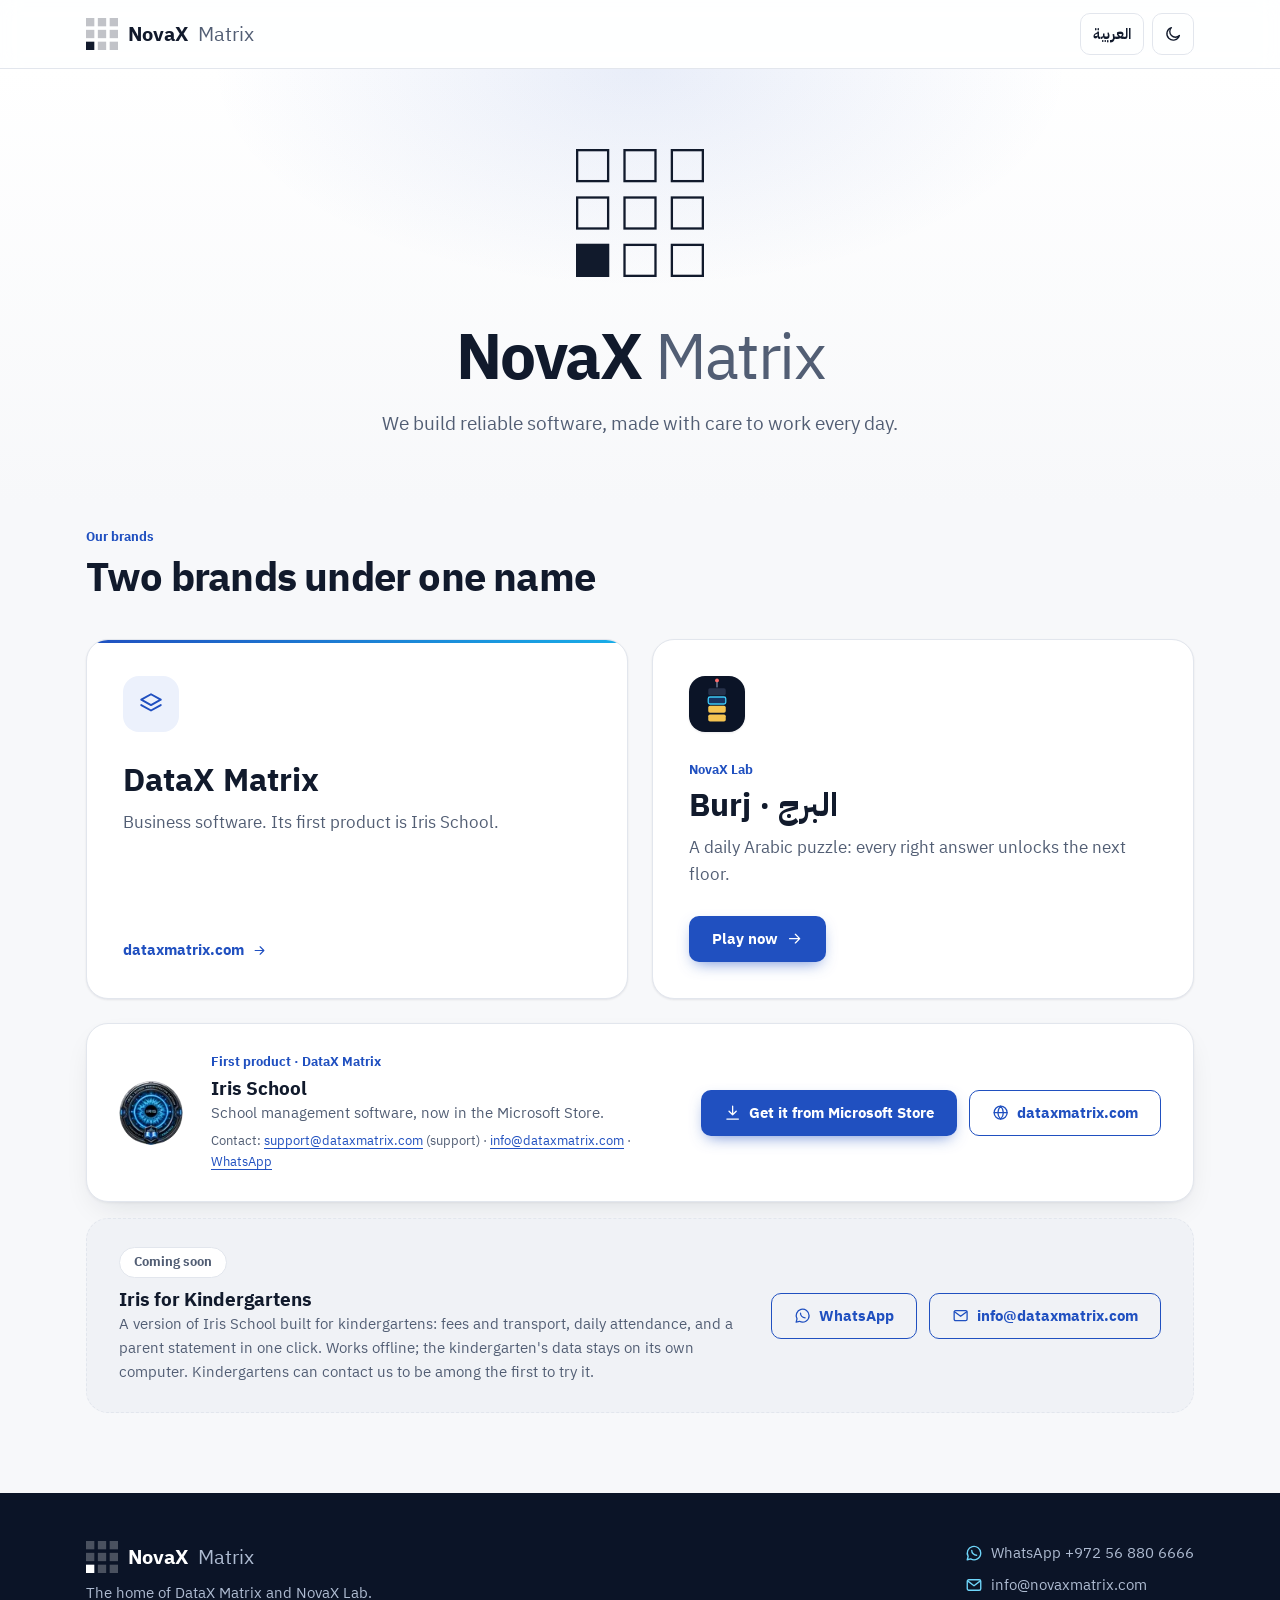
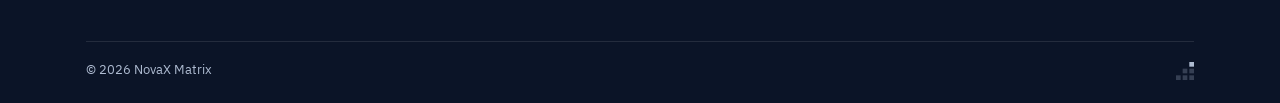
<file: index.html>
<!doctype html>
<html lang="en" dir="ltr">
<head>
<meta charset="utf-8">
<meta name="viewport" content="width=device-width,initial-scale=1">
<title>NovaX Matrix — reliable software</title>
<meta name="description" content="NovaX Matrix builds reliable software. Its brands: DataX Matrix, business software whose first product is Iris School, and NovaX Lab, home of Burj, a daily Arabic puzzle.">
<link rel="canonical" href="https://novaxmatrix.com/">
<link rel="alternate" hreflang="en" href="https://novaxmatrix.com/">
<link rel="alternate" hreflang="ar" href="https://novaxmatrix.com/ar/">
<link rel="alternate" hreflang="x-default" href="https://novaxmatrix.com/">
<meta property="og:type" content="website">
<meta property="og:site_name" content="NovaX Matrix">
<meta property="og:title" content="NovaX Matrix — reliable software">
<meta property="og:description" content="NovaX Matrix builds reliable software. Its brands: DataX Matrix, business software whose first product is Iris School, and NovaX Lab, home of Burj, a daily Arabic puzzle.">
<meta property="og:url" content="https://novaxmatrix.com/">
<meta property="og:image" content="https://novaxmatrix.com/assets/img/og-en.png">
<meta property="og:image:type" content="image/png">
<meta property="og:image:width" content="1200">
<meta property="og:image:height" content="630">
<meta property="og:image:alt" content="NovaX Matrix logo with the line: reliable software">
<meta property="og:locale" content="en_US">
<meta property="og:locale:alternate" content="ar_AR">
<meta name="twitter:card" content="summary_large_image">
<meta name="theme-color" content="#0B1427">
<link rel="icon" type="image/svg+xml" href="/favicon.svg">
<link rel="icon" type="image/png" sizes="32x32" href="/favicon-32.png">
<link rel="icon" type="image/png" sizes="16x16" href="/favicon-16.png">
<link rel="apple-touch-icon" sizes="180x180" href="/assets/img/apple-touch-icon.png">
<script>try{var L=localStorage.getItem('lang');if(L==='ar'||(L===null&&/^ar(-|$)/i.test(navigator.language||'')&&!navigator.webdriver&&!/bot|crawl|spider|slurp|preview|lighthouse|headless|facebookexternalhit|whatsapp|telegram/i.test(navigator.userAgent))){localStorage.setItem('lang','ar');location.replace('/ar/'+(location.hash||''))}}catch(e){}</script>
<script>try{var t=localStorage.getItem('theme');if(t==='dark'||t==='light')document.documentElement.setAttribute('data-theme',t)}catch(e){}</script>
<link rel="preload" href="/assets/fonts/IBMPlexSans-Regular.woff2" as="font" type="font/woff2" crossorigin>
<link rel="preload" href="/assets/fonts/IBMPlexSans-Bold.woff2" as="font" type="font/woff2" crossorigin>
<link rel="stylesheet" href="/assets/css/site.css?v=6">
<script type="application/ld+json">{"@context":"https://schema.org","@type":"Organization","name":"NovaX Matrix","url":"https://novaxmatrix.com/","email":"info@novaxmatrix.com","logo":"https://novaxmatrix.com/assets/img/logo-512.png","subOrganization":[{"@type":"Organization","name":"DataX Matrix","url":"https://dataxmatrix.com/"},{"@type":"Organization","name":"NovaX Lab","url":"https://lab.novaxmatrix.com/"}]}</script>
</head>
<body>
<svg width="0" height="0" style="position:absolute" aria-hidden="true">
 <symbol id="i-moon" viewBox="0 0 24 24"><path d="M20.5 14.1A8.5 8.5 0 1 1 9.9 3.5a7 7 0 0 0 10.6 10.6z"/></symbol>
 <symbol id="i-sun" viewBox="0 0 24 24"><circle cx="12" cy="12" r="4"/><path d="M12 2v2M12 20v2M4.9 4.9l1.4 1.4M17.7 17.7l1.4 1.4M2 12h2M20 12h2M4.9 19.1l1.4-1.4M17.7 6.3l1.4-1.4"/></symbol>
 <symbol id="i-layers" viewBox="0 0 24 24"><path d="m12 3 9 5-9 5-9-5z"/><path d="m3 13 9 5 9-5"/></symbol>
 <symbol id="i-flask" viewBox="0 0 24 24"><path d="M9 3h6M10 3v6L4.5 18.5A1.7 1.7 0 0 0 6 21h12a1.7 1.7 0 0 0 1.5-2.5L14 9V3"/><path d="M7.5 15h9"/></symbol>
 <symbol id="i-arrow" viewBox="0 0 24 24"><path d="M5 12h14M13 6l6 6-6 6"/></symbol>
 <symbol id="i-download" viewBox="0 0 24 24"><path d="M12 3v12M7 10l5 5 5-5M4 21h16"/></symbol>
 <symbol id="i-globe" viewBox="0 0 24 24"><circle cx="12" cy="12" r="9"/><path d="M3 12h18M12 3c2.5 2.7 3.8 5.7 3.8 9s-1.3 6.3-3.8 9c-2.5-2.7-3.8-5.7-3.8-9S9.5 5.7 12 3z"/></symbol>
 <symbol id="i-chat" viewBox="0 0 24 24"><path d="M21 12a9 9 0 0 1-13.4 7.9L3 21l1.2-4.4A9 9 0 1 1 21 12z"/><path d="M9 8.5c0 3.6 2.9 6.5 6.5 6.5"/></symbol>
 <symbol id="i-mail" viewBox="0 0 24 24"><rect x="3" y="5" width="18" height="14" rx="2"/><path d="m3.5 6.5 8.5 6.5 8.5-6.5"/></symbol>
 <symbol id="m-novax" viewBox="0 0 100 100"><g fill="currentColor"><rect x="0" y="0" width="26" height="26" fill-opacity=".26"/><rect x="37" y="0" width="26" height="26" fill-opacity=".26"/><rect x="74" y="0" width="26" height="26" fill-opacity=".26"/><rect x="0" y="37" width="26" height="26" fill-opacity=".26"/><rect x="37" y="37" width="26" height="26" fill-opacity=".26"/><rect x="74" y="37" width="26" height="26" fill-opacity=".26"/><rect x="0" y="74" width="26" height="26"/><rect x="37" y="74" width="26" height="26" fill-opacity=".26"/><rect x="74" y="74" width="26" height="26" fill-opacity=".26"/></g></symbol>
 <symbol id="m-xmatrix" viewBox="0 0 100 100"><g fill="currentColor"><rect x="0" y="74" width="26" height="26" fill-opacity=".26"/><rect x="37" y="37" width="26" height="26" fill-opacity=".26"/><rect x="37" y="74" width="26" height="26" fill-opacity=".26"/><rect x="74" y="0" width="26" height="26"/><rect x="74" y="37" width="26" height="26" fill-opacity=".26"/><rect x="74" y="74" width="26" height="26" fill-opacity=".26"/></g></symbol>
 <symbol id="m-novax-full" viewBox="0 0 100 100"><g fill="none" stroke="currentColor" stroke-width="1.8"><rect x="0.9" y="0.9" width="24.2" height="24.2"/><rect x="37.9" y="0.9" width="24.2" height="24.2"/><rect x="74.9" y="0.9" width="24.2" height="24.2"/><rect x="0.9" y="37.9" width="24.2" height="24.2"/><rect x="37.9" y="37.9" width="24.2" height="24.2"/><rect x="74.9" y="37.9" width="24.2" height="24.2"/><rect x="37.9" y="74.9" width="24.2" height="24.2"/><rect x="74.9" y="74.9" width="24.2" height="24.2"/></g><rect y="74" width="26" height="26" fill="currentColor"/></symbol>
</svg>
<a class="skip" href="#main">Skip to content</a>
<header><div class="wrap">
 <a class="brand" href="/"><svg class="nm" aria-hidden="true"><use href="#m-novax"/></svg><b>NovaX</b> <span>Matrix</span></a>
 <div class="hdr-end">
  <a class="lang-switch" href="/ar/" hreflang="ar" lang="ar" data-lang="ar">العربية</a>
  <button class="icon-btn" id="theme-btn" type="button" aria-label="Switch light or dark theme"><svg class="i moon" aria-hidden="true"><use href="#i-moon"/></svg><svg class="i sun" aria-hidden="true"><use href="#i-sun"/></svg></button>
 </div>
</div></header>

<main id="main">
<section class="h-hero"><div class="wrap">
 <div class="h-intro">
  <svg class="mark" role="img" aria-label="NovaX Matrix logo"><use href="#m-novax-full"/></svg>
  <h1>NovaX <span>Matrix</span></h1>
  <p class="lead">We build reliable software, made with care to work every day.</p>
 </div>
</div></section>

<section aria-labelledby="brands-h"><div class="wrap">
 <div class="h-head">
  <span class="kicker">Our brands</span>
  <h2 id="brands-h">Two brands under one name</h2>
 </div>
 <div class="brands">
  <a class="bcard" href="https://dataxmatrix.com/">
   <span class="ic"><svg class="i" aria-hidden="true"><use href="#i-layers"/></svg></span>
   <h3>DataX Matrix</h3>
   <p>Business software. Its first product is Iris School.</p>
   <span class="go"><bdi dir="ltr">dataxmatrix.com</bdi><svg class="i flip" aria-hidden="true"><use href="#i-arrow"/></svg></span>
  </a>
  <div class="bcard">
   <img class="ic-app" src="/assets/img/burj.svg" width="56" height="56" alt="" loading="lazy">
   <span class="kicker">NovaX Lab</span>
   <h3>Burj · <span lang="ar">البرج</span></h3>
   <p>A daily Arabic puzzle: every right answer unlocks the next floor.</p>
   <div class="cta"><a class="btn bp" href="https://lab.novaxmatrix.com/burj/" rel="noopener">Play now<svg class="i flip" aria-hidden="true"><use href="#i-arrow"/></svg></a></div>
  </div>
 </div>

 <div class="iris">
  <img src="/assets/img/iris-80.webp" width="80" height="80" alt="" loading="lazy">
  <div class="txt">
   <span class="kicker">First product · DataX Matrix</span>
   <h3>Iris School</h3>
   <p>School management software, now in the Microsoft Store.</p>
   <p class="pc">Contact: <a href="mailto:support@dataxmatrix.com"><bdi dir="ltr">support@dataxmatrix.com</bdi></a> (support) · <a href="mailto:info@dataxmatrix.com"><bdi dir="ltr">info@dataxmatrix.com</bdi></a> · <a href="https://wa.me/972568806666" rel="noopener">WhatsApp</a></p>
  </div>
  <div class="cta">
   <a class="btn bp" href="https://apps.microsoft.com/detail/9P5FQXQH4HF3?hl=en-us" rel="noopener"><svg class="i" aria-hidden="true"><use href="#i-download"/></svg>Get it from Microsoft Store</a>
   <a class="btn bo" href="https://dataxmatrix.com/"><svg class="i" aria-hidden="true"><use href="#i-globe"/></svg>dataxmatrix.com</a>
  </div>
 </div>

 <div class="iris soon">
  <div class="txt">
   <span class="badge">Coming soon</span>
   <h3>Iris for Kindergartens</h3>
   <p>A version of Iris School built for kindergartens: fees and transport, daily attendance, and a parent statement in one click. Works offline; the kindergarten's data stays on its own computer. Kindergartens can contact us to be among the first to try it.</p>
  </div>
  <div class="cta">
   <a class="btn bo" href="https://wa.me/972568806666" rel="noopener"><svg class="i" aria-hidden="true"><use href="#i-chat"/></svg>WhatsApp</a>
   <a class="btn bo" href="mailto:info@dataxmatrix.com"><svg class="i" aria-hidden="true"><use href="#i-mail"/></svg><bdi dir="ltr">info@dataxmatrix.com</bdi></a>
  </div>
 </div>
</div></section>
</main>

<footer><div class="wrap">
 <div class="fcols">
  <div>
   <a class="brand" href="/"><svg class="nm" aria-hidden="true"><use href="#m-novax"/></svg><b>NovaX</b> <span>Matrix</span></a>
   <p>The home of DataX Matrix and NovaX Lab.</p>
  </div>
  <ul>
   <li><svg class="i" aria-hidden="true"><use href="#i-chat"/></svg><a href="https://wa.me/972568806666" rel="noopener">WhatsApp <bdi dir="ltr">+972 56 880 6666</bdi></a></li>
   <li><svg class="i" aria-hidden="true"><use href="#i-mail"/></svg><a href="mailto:info@novaxmatrix.com"><bdi dir="ltr">info@novaxmatrix.com</bdi></a></li>
  </ul>
 </div>
 <div class="fbar"><bdi dir="ltr">© 2026 NovaX Matrix</bdi><span class="sig" role="img" aria-label="X Matrix" title="X Matrix"><svg aria-hidden="true"><use href="#m-xmatrix"/></svg></span></div>
</div></footer>
<script src="/assets/js/site.js?v=1" defer></script>
</body>
</html>
</file>
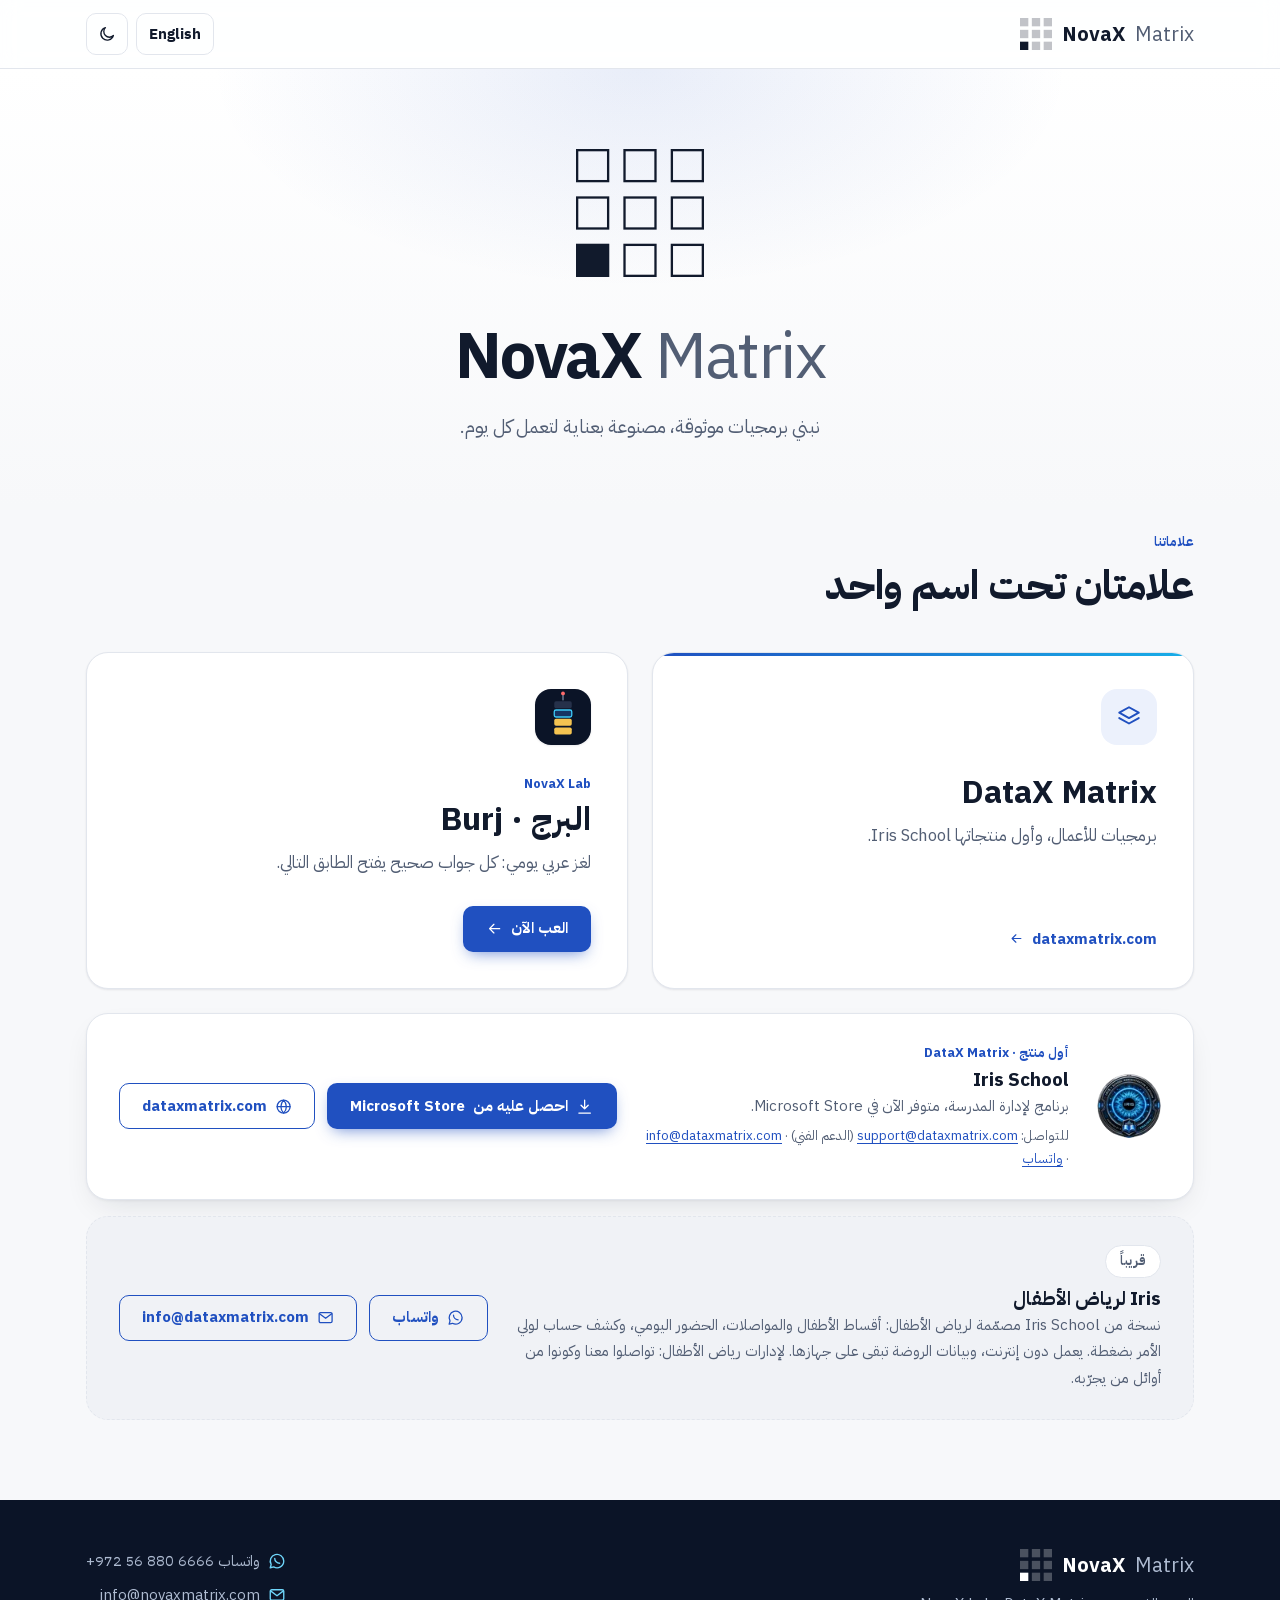
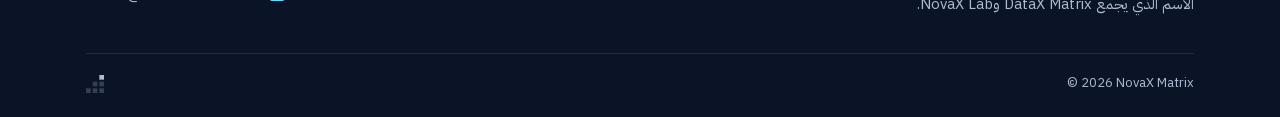
<file: ar/index.html>
<!doctype html>
<html lang="ar" dir="rtl">
<head>
<meta charset="utf-8">
<meta name="viewport" content="width=device-width,initial-scale=1">
<title>NovaX Matrix — برمجيات موثوقة</title>
<meta name="description" content="NovaX Matrix تبني برمجيات موثوقة. علاماتها: DataX Matrix للبرمجيات التجارية وأول منتجاتها Iris School، وNovaX Lab حيث لعبة البرج، لغز عربي يومي.">
<link rel="canonical" href="https://novaxmatrix.com/ar/">
<link rel="alternate" hreflang="en" href="https://novaxmatrix.com/">
<link rel="alternate" hreflang="ar" href="https://novaxmatrix.com/ar/">
<link rel="alternate" hreflang="x-default" href="https://novaxmatrix.com/">
<meta property="og:type" content="website">
<meta property="og:site_name" content="NovaX Matrix">
<meta property="og:title" content="NovaX Matrix — برمجيات موثوقة">
<meta property="og:description" content="NovaX Matrix تبني برمجيات موثوقة. علاماتها: DataX Matrix للبرمجيات التجارية وأول منتجاتها Iris School، وNovaX Lab حيث لعبة البرج، لغز عربي يومي.">
<meta property="og:url" content="https://novaxmatrix.com/ar/">
<meta property="og:image" content="https://novaxmatrix.com/assets/img/og-ar.png">
<meta property="og:image:type" content="image/png">
<meta property="og:image:width" content="1200">
<meta property="og:image:height" content="630">
<meta property="og:image:alt" content="شعار NovaX Matrix مع عبارة: برمجيات موثوقة">
<meta property="og:locale" content="ar_AR">
<meta property="og:locale:alternate" content="en_US">
<meta name="twitter:card" content="summary_large_image">
<meta name="theme-color" content="#0B1427">
<link rel="icon" type="image/svg+xml" href="/favicon.svg">
<link rel="icon" type="image/png" sizes="32x32" href="/favicon-32.png">
<link rel="icon" type="image/png" sizes="16x16" href="/favicon-16.png">
<link rel="apple-touch-icon" sizes="180x180" href="/assets/img/apple-touch-icon.png">
<script>try{var t=localStorage.getItem('theme');if(t==='dark'||t==='light')document.documentElement.setAttribute('data-theme',t)}catch(e){}</script>
<link rel="preload" href="/assets/fonts/IBMPlexSansArabic-Regular.woff2" as="font" type="font/woff2" crossorigin>
<link rel="preload" href="/assets/fonts/IBMPlexSansArabic-Bold.woff2" as="font" type="font/woff2" crossorigin>
<link rel="stylesheet" href="/assets/css/site.css?v=6">
<script type="application/ld+json">{"@context":"https://schema.org","@type":"Organization","name":"NovaX Matrix","url":"https://novaxmatrix.com/ar/","email":"info@novaxmatrix.com","logo":"https://novaxmatrix.com/assets/img/logo-512.png","subOrganization":[{"@type":"Organization","name":"DataX Matrix","url":"https://dataxmatrix.com/"},{"@type":"Organization","name":"NovaX Lab","url":"https://lab.novaxmatrix.com/"}]}</script>
</head>
<body>
<svg width="0" height="0" style="position:absolute" aria-hidden="true">
 <symbol id="i-moon" viewBox="0 0 24 24"><path d="M20.5 14.1A8.5 8.5 0 1 1 9.9 3.5a7 7 0 0 0 10.6 10.6z"/></symbol>
 <symbol id="i-sun" viewBox="0 0 24 24"><circle cx="12" cy="12" r="4"/><path d="M12 2v2M12 20v2M4.9 4.9l1.4 1.4M17.7 17.7l1.4 1.4M2 12h2M20 12h2M4.9 19.1l1.4-1.4M17.7 6.3l1.4-1.4"/></symbol>
 <symbol id="i-layers" viewBox="0 0 24 24"><path d="m12 3 9 5-9 5-9-5z"/><path d="m3 13 9 5 9-5"/></symbol>
 <symbol id="i-flask" viewBox="0 0 24 24"><path d="M9 3h6M10 3v6L4.5 18.5A1.7 1.7 0 0 0 6 21h12a1.7 1.7 0 0 0 1.5-2.5L14 9V3"/><path d="M7.5 15h9"/></symbol>
 <symbol id="i-arrow" viewBox="0 0 24 24"><path d="M5 12h14M13 6l6 6-6 6"/></symbol>
 <symbol id="i-download" viewBox="0 0 24 24"><path d="M12 3v12M7 10l5 5 5-5M4 21h16"/></symbol>
 <symbol id="i-globe" viewBox="0 0 24 24"><circle cx="12" cy="12" r="9"/><path d="M3 12h18M12 3c2.5 2.7 3.8 5.7 3.8 9s-1.3 6.3-3.8 9c-2.5-2.7-3.8-5.7-3.8-9S9.5 5.7 12 3z"/></symbol>
 <symbol id="i-chat" viewBox="0 0 24 24"><path d="M21 12a9 9 0 0 1-13.4 7.9L3 21l1.2-4.4A9 9 0 1 1 21 12z"/><path d="M9 8.5c0 3.6 2.9 6.5 6.5 6.5"/></symbol>
 <symbol id="i-mail" viewBox="0 0 24 24"><rect x="3" y="5" width="18" height="14" rx="2"/><path d="m3.5 6.5 8.5 6.5 8.5-6.5"/></symbol>
 <symbol id="m-novax" viewBox="0 0 100 100"><g fill="currentColor"><rect x="0" y="0" width="26" height="26" fill-opacity=".26"/><rect x="37" y="0" width="26" height="26" fill-opacity=".26"/><rect x="74" y="0" width="26" height="26" fill-opacity=".26"/><rect x="0" y="37" width="26" height="26" fill-opacity=".26"/><rect x="37" y="37" width="26" height="26" fill-opacity=".26"/><rect x="74" y="37" width="26" height="26" fill-opacity=".26"/><rect x="0" y="74" width="26" height="26"/><rect x="37" y="74" width="26" height="26" fill-opacity=".26"/><rect x="74" y="74" width="26" height="26" fill-opacity=".26"/></g></symbol>
 <symbol id="m-xmatrix" viewBox="0 0 100 100"><g fill="currentColor"><rect x="0" y="74" width="26" height="26" fill-opacity=".26"/><rect x="37" y="37" width="26" height="26" fill-opacity=".26"/><rect x="37" y="74" width="26" height="26" fill-opacity=".26"/><rect x="74" y="0" width="26" height="26"/><rect x="74" y="37" width="26" height="26" fill-opacity=".26"/><rect x="74" y="74" width="26" height="26" fill-opacity=".26"/></g></symbol>
 <symbol id="m-novax-full" viewBox="0 0 100 100"><g fill="none" stroke="currentColor" stroke-width="1.8"><rect x="0.9" y="0.9" width="24.2" height="24.2"/><rect x="37.9" y="0.9" width="24.2" height="24.2"/><rect x="74.9" y="0.9" width="24.2" height="24.2"/><rect x="0.9" y="37.9" width="24.2" height="24.2"/><rect x="37.9" y="37.9" width="24.2" height="24.2"/><rect x="74.9" y="37.9" width="24.2" height="24.2"/><rect x="37.9" y="74.9" width="24.2" height="24.2"/><rect x="74.9" y="74.9" width="24.2" height="24.2"/></g><rect y="74" width="26" height="26" fill="currentColor"/></symbol>
</svg>
<a class="skip" href="#main">تخطَّ إلى المحتوى</a>
<header><div class="wrap">
 <a class="brand" href="/ar/"><svg class="nm" aria-hidden="true"><use href="#m-novax"/></svg><b>NovaX</b> <span>Matrix</span></a>
 <div class="hdr-end">
  <a class="lang-switch" href="/" hreflang="en" lang="en" data-lang="en">English</a>
  <button class="icon-btn" id="theme-btn" type="button" aria-label="تبديل الوضع الفاتح أو الداكن"><svg class="i moon" aria-hidden="true"><use href="#i-moon"/></svg><svg class="i sun" aria-hidden="true"><use href="#i-sun"/></svg></button>
 </div>
</div></header>

<main id="main">
<section class="h-hero"><div class="wrap">
 <div class="h-intro">
  <svg class="mark" role="img" aria-label="شعار NovaX Matrix"><use href="#m-novax-full"/></svg>
  <h1>NovaX <span>Matrix</span></h1>
  <p class="lead">نبني برمجيات موثوقة، مصنوعة بعناية لتعمل كل يوم.</p>
 </div>
</div></section>

<section aria-labelledby="brands-h"><div class="wrap">
 <div class="h-head">
  <span class="kicker">علاماتنا</span>
  <h2 id="brands-h">علامتان تحت اسم واحد</h2>
 </div>
 <div class="brands">
  <a class="bcard" href="https://dataxmatrix.com/ar/">
   <span class="ic"><svg class="i" aria-hidden="true"><use href="#i-layers"/></svg></span>
   <h3>DataX Matrix</h3>
   <p>برمجيات للأعمال، وأول منتجاتها <bdi dir="ltr">Iris School</bdi>.</p>
   <span class="go"><bdi dir="ltr">dataxmatrix.com</bdi><svg class="i flip" aria-hidden="true"><use href="#i-arrow"/></svg></span>
  </a>
  <div class="bcard">
   <img class="ic-app" src="/assets/img/burj.svg" width="56" height="56" alt="" loading="lazy">
   <span class="kicker"><bdi dir="ltr">NovaX Lab</bdi></span>
   <h3 class="rtl">البرج · <bdi dir="ltr">Burj</bdi></h3>
   <p>لغز عربي يومي: كل جواب صحيح يفتح الطابق التالي.</p>
   <div class="cta"><a class="btn bp" href="https://lab.novaxmatrix.com/burj/" rel="noopener">العب الآن<svg class="i flip" aria-hidden="true"><use href="#i-arrow"/></svg></a></div>
  </div>
 </div>

 <div class="iris">
  <img src="/assets/img/iris-80.webp" width="80" height="80" alt="" loading="lazy">
  <div class="txt">
   <span class="kicker">أول منتج · <bdi dir="ltr">DataX Matrix</bdi></span>
   <h3>Iris School</h3>
   <p>برنامج لإدارة المدرسة، متوفر الآن في <bdi dir="ltr">Microsoft Store</bdi>.</p>
   <p class="pc">للتواصل: <a href="mailto:support@dataxmatrix.com"><bdi dir="ltr">support@dataxmatrix.com</bdi></a> (الدعم الفني) · <a href="mailto:info@dataxmatrix.com"><bdi dir="ltr">info@dataxmatrix.com</bdi></a> · <a href="https://wa.me/972568806666" rel="noopener">واتساب</a></p>
  </div>
  <div class="cta">
   <a class="btn bp" href="https://apps.microsoft.com/detail/9P5FQXQH4HF3?hl=ar-sa" rel="noopener"><svg class="i" aria-hidden="true"><use href="#i-download"/></svg>احصل عليه من <bdi dir="ltr">Microsoft Store</bdi></a>
   <a class="btn bo" href="https://dataxmatrix.com/ar/"><svg class="i" aria-hidden="true"><use href="#i-globe"/></svg>dataxmatrix.com</a>
  </div>
 </div>

 <div class="iris soon">
  <div class="txt">
   <span class="badge">قريباً</span>
   <h3><bdi dir="ltr">Iris</bdi> لرياض الأطفال</h3>
   <p>نسخة من <bdi dir="ltr">Iris School</bdi> مصمّمة لرياض الأطفال: أقساط الأطفال والمواصلات، الحضور اليومي، وكشف حساب لولي الأمر بضغطة. يعمل دون إنترنت، وبيانات الروضة تبقى على جهازها. لإدارات رياض الأطفال: تواصلوا معنا وكونوا من أوائل من يجرّبه.</p>
  </div>
  <div class="cta">
   <a class="btn bo" href="https://wa.me/972568806666" rel="noopener"><svg class="i" aria-hidden="true"><use href="#i-chat"/></svg>واتساب</a>
   <a class="btn bo" href="mailto:info@dataxmatrix.com"><svg class="i" aria-hidden="true"><use href="#i-mail"/></svg><bdi dir="ltr">info@dataxmatrix.com</bdi></a>
  </div>
 </div>
</div></section>
</main>

<footer><div class="wrap">
 <div class="fcols">
  <div>
   <a class="brand" href="/ar/"><svg class="nm" aria-hidden="true"><use href="#m-novax"/></svg><b>NovaX</b> <span>Matrix</span></a>
   <p>الاسم الذي يجمع <bdi dir="ltr">DataX Matrix</bdi> و<bdi dir="ltr">NovaX Lab</bdi>.</p>
  </div>
  <ul>
   <li><svg class="i" aria-hidden="true"><use href="#i-chat"/></svg><a href="https://wa.me/972568806666" rel="noopener">واتساب <bdi dir="ltr">+972 56 880 6666</bdi></a></li>
   <li><svg class="i" aria-hidden="true"><use href="#i-mail"/></svg><a href="mailto:info@novaxmatrix.com"><bdi dir="ltr">info@novaxmatrix.com</bdi></a></li>
  </ul>
 </div>
 <div class="fbar"><bdi dir="ltr">© 2026 NovaX Matrix</bdi><span class="sig" role="img" aria-label="X Matrix" title="X Matrix"><svg aria-hidden="true"><use href="#m-xmatrix"/></svg></span></div>
</div></footer>
<script src="/assets/js/site.js?v=1" defer></script>
</body>
</html>
</file>
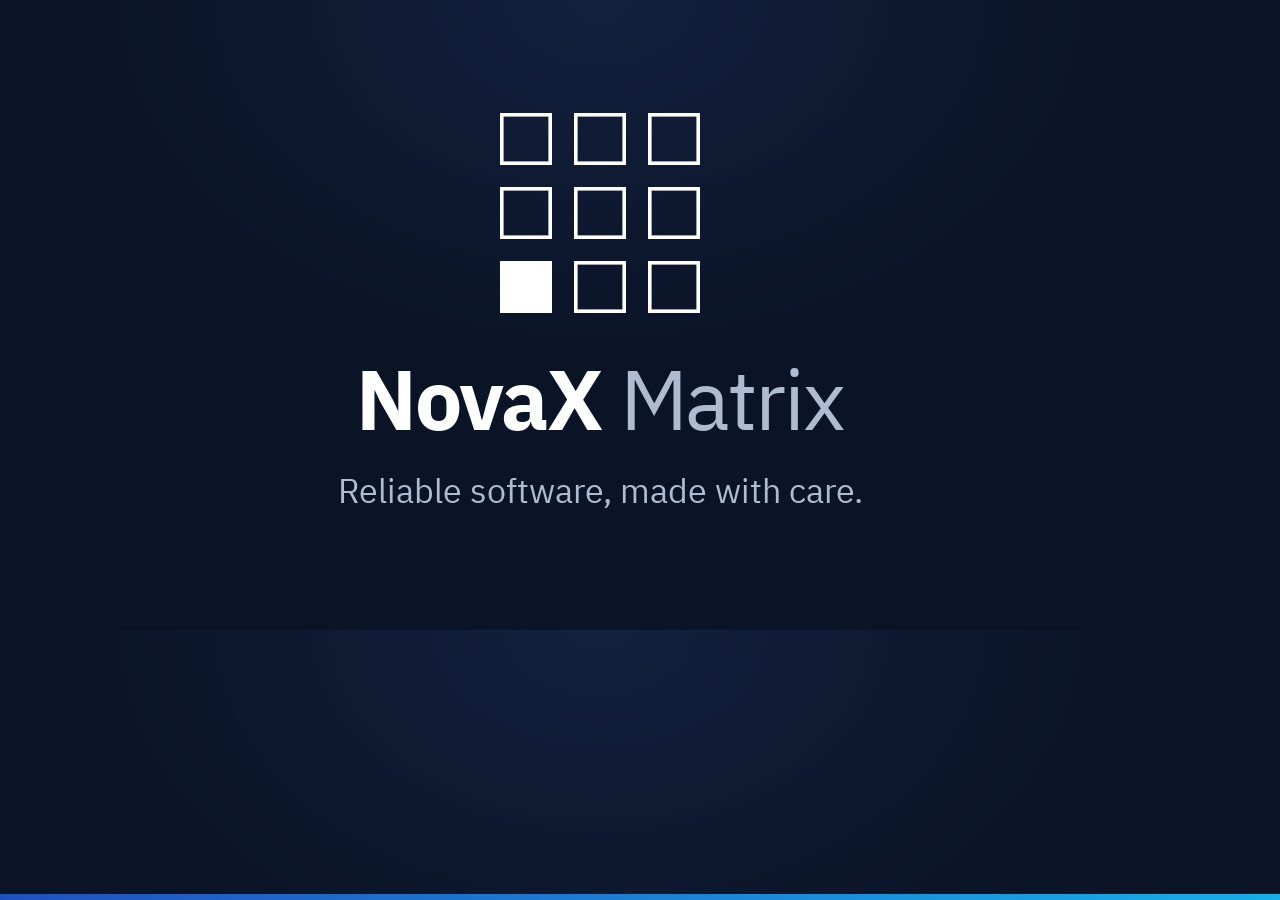
<file: design/og-image.html>
<!doctype html>
<!-- Source of the 1200×630 link-preview cards. With `python -m http.server 8000` running from the repo root:
     google-chrome --headless --hide-scrollbars --window-size=1200,630 --screenshot=assets/img/og-en.png "http://localhost:8000/design/og-image.html?en"
     google-chrome --headless --hide-scrollbars --window-size=1200,630 --screenshot=assets/img/og-ar.png "http://localhost:8000/design/og-image.html?ar" -->
<html lang="en">
<head>
<meta charset="utf-8">
<title>NovaX Matrix link preview</title>
<link rel="stylesheet" href="/assets/css/site.css">
<style>
 html,body{width:1200px;height:630px;overflow:hidden}
 body{background:radial-gradient(60% 80% at 50% 0%,#13213F,#0B1427 70%);color:#fff;display:flex;flex-direction:column;align-items:center;justify-content:center;text-align:center}
 svg{width:200px;height:200px;color:#fff;margin-bottom:44px}
 h1{font-size:84px;line-height:1;letter-spacing:-.025em;direction:ltr}
 h1 span{font-weight:400;color:#AEBBD1}
 p{font-size:34px;color:#AEBBD1;margin-top:22px}
 i{position:absolute;inset:auto 0 0;height:6px;background:linear-gradient(90deg,#2050C0,#18AEE8)}
</style>
</head>
<body>
<!-- novax-full from design/marks/, shapes only -->
<svg viewBox="0 0 100 100" aria-hidden="true"><g fill="none" stroke="currentColor" stroke-width="1.8"><rect x="0.9" y="0.9" width="24.2" height="24.2"/><rect x="37.9" y="0.9" width="24.2" height="24.2"/><rect x="74.9" y="0.9" width="24.2" height="24.2"/><rect x="0.9" y="37.9" width="24.2" height="24.2"/><rect x="37.9" y="37.9" width="24.2" height="24.2"/><rect x="74.9" y="37.9" width="24.2" height="24.2"/><rect x="37.9" y="74.9" width="24.2" height="24.2"/><rect x="74.9" y="74.9" width="24.2" height="24.2"/></g><rect y="74" width="26" height="26" fill="currentColor"/></svg>
<h1>NovaX <span>Matrix</span></h1>
<p id="line">Reliable software, made with care.</p>
<i></i>
<script>
 if (location.search === '?ar') {
  document.documentElement.lang = 'ar';
  document.documentElement.dir = 'rtl';
  document.getElementById('line').textContent = 'برمجيات موثوقة، مصنوعة بعناية.';
 }
</script>
</body>
</html>
</file>
<file: assets/css/site.css>
/* NovaX Matrix — single stylesheet. Tokens, type scale, radius and shadows are the same as dataxmatrix.com (one family); dark theme redefines them. */
@font-face{font-family:"IBM Plex Sans Arabic";font-style:normal;font-weight:400;font-display:swap;src:url(/assets/fonts/IBMPlexSansArabic-Regular.woff2) format("woff2")}
@font-face{font-family:"IBM Plex Sans Arabic";font-style:normal;font-weight:700;font-display:swap;src:url(/assets/fonts/IBMPlexSansArabic-Bold.woff2) format("woff2")}
@font-face{font-family:"IBM Plex Sans";font-style:normal;font-weight:400;font-display:swap;src:url(/assets/fonts/IBMPlexSans-Regular.woff2) format("woff2");unicode-range:U+0000-00FF,U+2013-2026,U+2190-2193}
@font-face{font-family:"IBM Plex Sans";font-style:normal;font-weight:700;font-display:swap;src:url(/assets/fonts/IBMPlexSans-Bold.woff2) format("woff2");unicode-range:U+0000-00FF,U+2013-2026,U+2190-2193}

:root{
 --font:"IBM Plex Sans Arabic","Segoe UI",Tahoma,"Noto Sans Arabic",sans-serif;
 /* type scale (≈1.25 ratio, fluid at the top); --fs-display is the home hero */
 --fs-xs:.8125rem;--fs-sm:.9375rem;--fs-md:1.0625rem;--fs-lg:1.1875rem;
 --fs-h3:1.125rem;--fs-h2:clamp(1.5rem,1.2rem + 1.3vw,2.125rem);
 --fs-h2-home:clamp(1.625rem,1.2rem + 1.8vw,2.5rem);--fs-display:clamp(2.125rem,1.3rem + 3.6vw,4rem);
 /* one radius scale: controls, cards, large panels */
 --r:10px;--r-lg:16px;--r-xl:22px;--r-pill:999px;
 --p:#2050C0;--pd:#183F9E;--pl:#ECF1FC;--on-p:#fff;
 --a:#18AEE8;--on-a:#03192C;
 --bg:#F7F8FA;--s:#fff;--s2:#F0F2F6;--b:#E2E6ED;--t:#111A2C;--m:#525E74;
 --navy:#0B1427;--navy2:#13213F;--on-navy:#fff;--on-navy-m:#AEBBD1;
 --sh-sm:0 1px 2px rgba(17,26,44,.05),0 1px 3px rgba(17,26,44,.04);
 --shadow:0 1px 3px rgba(17,26,44,.05),0 12px 32px -12px rgba(17,26,44,.14);
 --sh-lg:0 2px 6px rgba(17,26,44,.04),0 32px 64px -24px rgba(17,26,44,.24);
 --foot-bg:#0B1427;--foot-t:#AEBBD1;
 color-scheme:light;
}
@media (prefers-color-scheme:dark){
 :root:not([data-theme="light"]){
  --p:#7EAAFF;--pd:#A6C4FF;--pl:#15233F;--on-p:#06142C;
  --a:#3CC8F5;--on-a:#03192C;
  --bg:#0A0F1A;--s:#111827;--s2:#0E1522;--b:#222D40;--t:#E7ECF4;--m:#A0ACBF;
  --navy:#070C17;--navy2:#0F1B33;
  --sh-sm:0 1px 2px rgba(0,0,0,.4);
  --shadow:0 1px 3px rgba(0,0,0,.35),0 12px 32px -12px rgba(0,0,0,.6);
  --sh-lg:0 2px 6px rgba(0,0,0,.35),0 32px 64px -24px rgba(0,0,0,.7);
  --foot-bg:#060A13;--foot-t:#A0ACBF;
  color-scheme:dark;
 }
}
:root[data-theme="dark"]{
 --p:#7EAAFF;--pd:#A6C4FF;--pl:#15233F;--on-p:#06142C;
 --a:#3CC8F5;--on-a:#03192C;
 --bg:#0A0F1A;--s:#111827;--s2:#0E1522;--b:#222D40;--t:#E7ECF4;--m:#A0ACBF;
 --navy:#070C17;--navy2:#0F1B33;
 --sh-sm:0 1px 2px rgba(0,0,0,.4);
 --shadow:0 1px 3px rgba(0,0,0,.35),0 12px 32px -12px rgba(0,0,0,.6);
 --sh-lg:0 2px 6px rgba(0,0,0,.35),0 32px 64px -24px rgba(0,0,0,.7);
 --foot-bg:#060A13;--foot-t:#A0ACBF;
 color-scheme:dark;
}

*{box-sizing:border-box;margin:0;padding:0}
html{-webkit-text-size-adjust:100%}
html[lang="en"]{--font:"IBM Plex Sans","IBM Plex Sans Arabic","Segoe UI",Tahoma,sans-serif}
body{font-family:var(--font);font-size:var(--fs-md);background:var(--bg);color:var(--t);line-height:1.75;overflow-x:hidden;-webkit-font-smoothing:antialiased}
html[lang="en"] body{line-height:1.6}
a{color:var(--p);text-underline-offset:3px}
a:not(.btn):hover{color:var(--pd)}
img{max-width:100%;height:auto}
svg.i{width:1em;height:1em;flex:none;fill:none;stroke:currentColor;stroke-width:1.8;stroke-linecap:round;stroke-linejoin:round}
[dir="rtl"] svg.flip{transform:scaleX(-1)}
.wrap{max-width:1140px;margin:0 auto;padding:0 16px}
.skip{position:absolute;inset-inline-start:-9999px}
.skip:focus{inset-inline-start:16px;top:8px;z-index:20;background:var(--s);padding:6px 12px;border-radius:8px}
:focus-visible{outline:3px solid var(--a);outline-offset:3px;border-radius:6px}
h1,h2,h3{font-weight:700;letter-spacing:0}
bdi{white-space:nowrap}

/* Header */
header{background:color-mix(in srgb,var(--s) 88%,transparent);backdrop-filter:saturate(1.4) blur(10px);-webkit-backdrop-filter:saturate(1.4) blur(10px);border-bottom:1px solid var(--b);position:sticky;top:0;z-index:10}
header .wrap{display:flex;align-items:center;justify-content:space-between;height:68px;gap:12px}
.brand{display:flex;align-items:center;gap:10px;font-weight:700;font-size:20px;color:var(--t);text-decoration:none;direction:ltr;white-space:nowrap}
.brand .nm{width:32px;height:32px;flex:none}
.brand span{font-weight:400;color:var(--m)}
.hdr-end{display:flex;align-items:center;gap:8px}
.icon-btn{background:transparent;border:1px solid var(--b);color:var(--t);border-radius:var(--r);width:42px;height:42px;font-size:18px;cursor:pointer;line-height:1;display:inline-flex;align-items:center;justify-content:center}
.icon-btn:hover{background:var(--s2)}
/* theme button: moon on the light theme, sun on the dark theme */
.icon-btn .sun{display:none}
:root[data-theme="dark"] .icon-btn .sun{display:block}
:root[data-theme="dark"] .icon-btn .moon{display:none}
@media (prefers-color-scheme:dark){:root:not([data-theme="light"]) .icon-btn .sun{display:block}:root:not([data-theme="light"]) .icon-btn .moon{display:none}}
.lang-switch{display:inline-flex;align-items:center;min-height:42px;padding:0 12px;border:1px solid var(--b);border-radius:var(--r);color:var(--t);text-decoration:none;font-size:var(--fs-sm);font-weight:700;white-space:nowrap}
.lang-switch:hover{background:var(--s2)}
.lang-switch:lang(ar){font-family:"IBM Plex Sans Arabic","Segoe UI",Tahoma,sans-serif}
.lang-switch:lang(en){font-family:"IBM Plex Sans","Segoe UI",sans-serif}

/* Buttons */
.btn{display:inline-flex;align-items:center;justify-content:center;text-align:center;gap:8px;min-height:46px;padding:10px 22px;border-radius:var(--r);font-weight:700;font-size:var(--fs-sm);border:1.5px solid transparent;cursor:pointer;text-decoration:none;font-family:inherit;line-height:1.3;transition:background-color .15s,box-shadow .15s,transform .15s}
.btn svg.i{font-size:1.15em}
.bp{background:var(--p);color:var(--on-p);box-shadow:0 6px 16px -6px color-mix(in srgb,var(--p) 70%,transparent)}.bp:hover{background:var(--pd)}
.bo{border-color:var(--p);color:var(--p);background:transparent}.bo:hover{background:var(--pl)}
.btn:active{transform:translateY(1px)}
.cta{display:flex;gap:12px;flex-wrap:wrap}

/* Hero: the mark, the name, one line */
.h-hero{position:relative;padding:80px 0 64px;background:linear-gradient(180deg,var(--s) 0%,var(--bg) 100%);overflow:hidden;text-align:center}
.h-hero::before{content:"";position:absolute;inset:0 0 auto;height:520px;background:radial-gradient(48% 60% at 50% 0%,color-mix(in srgb,var(--p) 10%,transparent),transparent 70%);pointer-events:none}
.h-intro{position:relative;max-width:900px;margin:0 auto}
.mark{display:inline-block;width:128px;height:128px;color:var(--t);margin-bottom:36px}
.h-hero h1{font-size:var(--fs-display);line-height:1.08;letter-spacing:-.025em;margin-bottom:18px;direction:ltr}
.h-hero h1 span{font-weight:400;color:var(--m)}
.h-hero .lead{font-size:var(--fs-lg);color:var(--m);max-width:34em;margin:0 auto;line-height:1.75;text-wrap:balance}
html[lang="en"] .h-hero .lead{line-height:1.6}

/* Section heads */
section{padding:80px 0}
.h-head{max-width:720px;margin-bottom:40px}
.h-head h2{font-size:var(--fs-h2-home);line-height:1.3;text-wrap:balance}
html[lang="en"] .h-head h2{line-height:1.15;letter-spacing:-.02em}
.kicker{display:block;font-size:var(--fs-xs);font-weight:700;color:var(--p);margin-bottom:6px}
.h-hero + section{padding-top:24px}

/* The two brands */
.brands{display:grid;grid-template-columns:repeat(2,1fr);gap:24px}
.bcard{position:relative;display:flex;flex-direction:column;min-height:300px;background:var(--s);border:1px solid var(--b);border-radius:var(--r-xl);padding:36px;color:var(--t);box-shadow:var(--sh-sm);overflow:hidden;transition:border-color .2s,box-shadow .2s,transform .2s}
a.bcard{text-decoration:none}
a.bcard:hover{border-color:var(--p);box-shadow:var(--shadow);color:var(--t)}
a.bcard::after{content:"";position:absolute;inset:0 0 auto;height:3px;background:linear-gradient(90deg,var(--p),var(--a))}
.ic{width:56px;height:56px;border-radius:var(--r-lg);background:var(--pl);color:var(--p);display:flex;align-items:center;justify-content:center;font-size:26px;margin-bottom:28px}
.bcard h3{font-size:clamp(1.5rem,1.25rem + 1vw,2rem);line-height:1.2;margin-bottom:10px;direction:ltr;text-align:start}
[dir="rtl"] .bcard h3{text-align:right}
.bcard p{color:var(--m);font-size:var(--fs-md);max-width:30em}
.bcard .go{margin-top:auto;padding-top:28px;display:inline-flex;align-items:center;gap:8px;font-weight:700;font-size:var(--fs-sm);color:var(--p)}
.bcard .go svg.i{transition:transform .2s}
a.bcard:hover .go svg.i{transform:translateX(3px)}
[dir="rtl"] a.bcard:hover .go svg.i{transform:scaleX(-1) translateX(3px)}
/* a live product card: its own app icon, a kicker naming the brand, a button at the bottom */
.ic-app{width:56px;height:56px;border-radius:var(--r-lg);box-shadow:var(--sh-sm);margin-bottom:28px}
.bcard .kicker{margin-bottom:4px}
[dir="rtl"] .bcard h3.rtl{direction:rtl}
.bcard .cta{margin-top:auto;padding-top:28px}
.bcard.soon{background:var(--s2);box-shadow:none;border-style:dashed}
.bcard.soon .ic{background:var(--s);color:var(--m);border:1px solid var(--b)}
.badge{margin-top:auto;align-self:flex-start;display:inline-block;background:var(--s);border:1px solid var(--b);color:var(--m);border-radius:var(--r-pill);padding:4px 14px;font-size:var(--fs-xs);font-weight:700}
.bcard.soon p{margin-bottom:28px}

/* Iris highlight */
.iris{display:flex;align-items:center;gap:20px 28px;flex-wrap:wrap;background:var(--s);border:1px solid var(--b);border-radius:var(--r-xl);padding:28px 32px;box-shadow:var(--shadow);margin-top:24px}
.iris img{width:64px;height:64px;border-radius:50%;flex:none}
.iris .txt{flex:1 1 280px}
.iris .kicker{margin-bottom:2px}
.iris h3{font-size:var(--fs-lg);line-height:1.4;direction:ltr;text-align:start}
[dir="rtl"] .iris h3{text-align:right}
.iris p{color:var(--m);font-size:var(--fs-sm)}
.iris .pc{margin-top:6px;font-size:var(--fs-xs)}
/* a product that is coming: same card, quiet like .bcard.soon */
.iris.soon{background:var(--s2);box-shadow:none;border-style:dashed;margin-top:16px}
.iris.soon .badge{margin-bottom:8px}
.iris.soon .txt{flex-basis:420px}
[dir="rtl"] .iris.soon h3{direction:rtl}

/* Footer */
footer{background:var(--foot-bg);color:var(--foot-t);padding:48px 0 0;font-size:var(--fs-sm)}
footer a{color:var(--foot-t);text-decoration:none}
footer a:hover{color:#fff}
.fcols{display:flex;justify-content:space-between;align-items:flex-start;flex-wrap:wrap;gap:24px 32px;padding-bottom:36px}
footer .brand{display:inline-flex;color:#fff;margin-bottom:8px}
footer .brand span{color:var(--foot-t)}
.fcols ul{list-style:none;display:grid;gap:8px}
.fcols li{display:flex;align-items:center;gap:8px}
.fcols li svg.i{color:#6FD6FA;font-size:18px}
.fbar{display:flex;align-items:center;justify-content:space-between;gap:16px;border-top:1px solid rgba(255,255,255,.1);padding:18px 0 22px;font-size:var(--fs-xs)}
/* X Matrix signature: quiet, footer-text colour */
.sig{display:flex;color:var(--foot-t)}
.sig svg{width:18px;height:18px}

/* 404: the grid with no lit square */
body:has(> .nf){min-height:100vh;min-height:100dvh;display:flex;flex-direction:column}
.nf{flex:1;display:flex;align-items:center;text-align:center;padding:64px 0}
.nf .wrap{width:100%;display:flex;flex-direction:column;align-items:center;gap:20px}
.nf .grid{width:96px;height:96px;color:var(--m)}
.nf h1{font-size:var(--fs-h2);line-height:1.3}
.nf [lang="ar"]{font-family:"IBM Plex Sans Arabic","Segoe UI",Tahoma,sans-serif}
html[lang="en"] .l:lang(ar),html[lang="ar"] .l:lang(en){display:none}
.nf + footer{padding-top:0}

/* Entrance: only when motion is welcome */
@media (prefers-reduced-motion:no-preference){
 .h-intro > *{animation:rise .7s cubic-bezier(.2,.7,.2,1) both}
 .h-intro > :nth-child(2){animation-delay:.08s}
 .h-intro > :nth-child(3){animation-delay:.16s}
 @keyframes rise{from{opacity:0;transform:translateY(14px)}}
 a.bcard:hover{transform:translateY(-3px)}
}

@media (max-width:720px){
 section{padding:56px 0}
 .h-hero{padding:56px 0 40px}
 .mark{width:104px;height:104px;margin-bottom:28px}
 .brands{grid-template-columns:1fr;gap:16px}
 .bcard{min-height:0;padding:26px 22px}
 .ic{width:48px;height:48px;font-size:22px;margin-bottom:20px}
 .ic-app{width:48px;height:48px;margin-bottom:20px}
 .iris{padding:22px 20px}
 .iris .cta .btn{flex:1 1 100%}
 .h-head{margin-bottom:28px}
}
@media (max-width:380px){.brand{font-size:18px;gap:8px}.brand .nm{width:28px;height:28px}}
</file>
